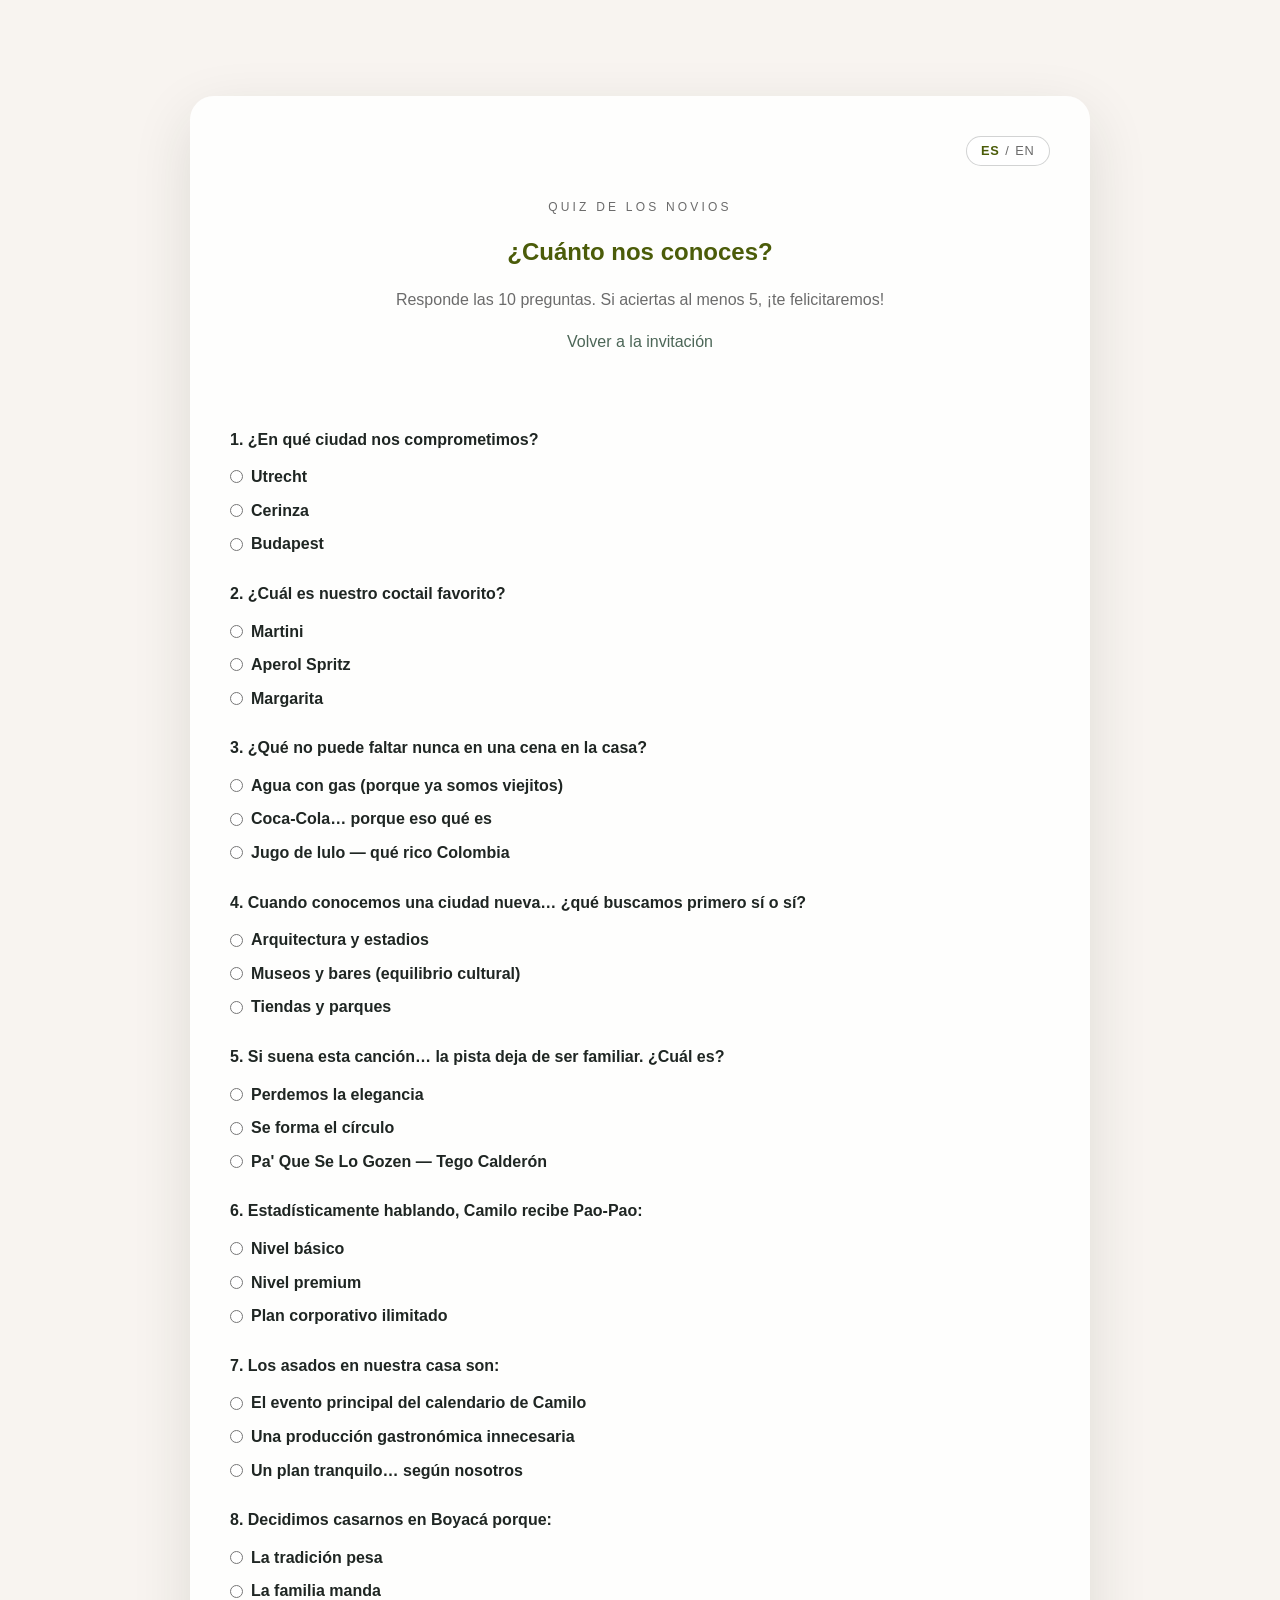
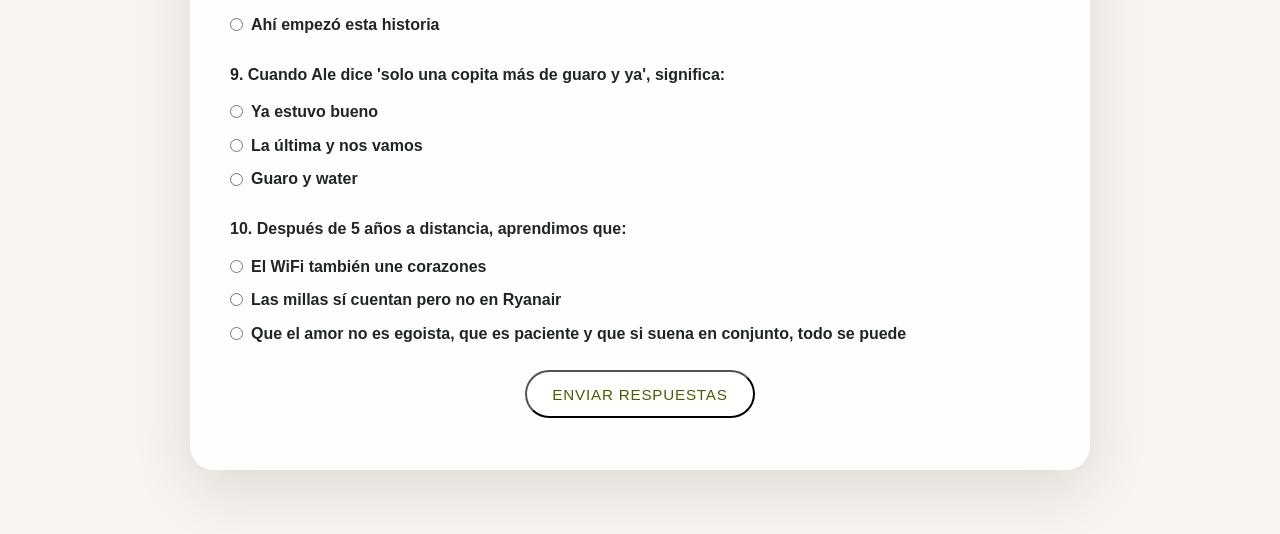
<file: quiz.html>
<!DOCTYPE html>
<html lang="es">
  <head>
    <meta charset="UTF-8" />
    <meta name="viewport" content="width=device-width, initial-scale=1.0" />
    <title>Quiz | Alejandra & Camilo</title>
    <link rel="stylesheet" href="styles.css" />
  </head>
  <body class="quiz-page">
    <main class="quiz-wrapper">
      <section class="quiz-card">
        <div class="quiz-language">
          <button class="language-toggle" id="languageToggle" aria-label="Toggle language">
            <span class="lang-option" data-lang="es">ES</span>
            <span class="lang-divider">/</span>
            <span class="lang-option" data-lang="en">EN</span>
          </button>
        </div>
        <div class="section-heading">
          <p class="eyebrow" data-i18n="quiz_eyebrow">Quiz de los novios</p>
          <h1 data-i18n="quiz_page_title">¿Cuánto nos conoces?</h1>
          <p data-i18n="quiz_subtitle">Responde las 10 preguntas. Si aciertas al menos 5, ¡te felicitaremos!</p>
          <a class="text-link" href="index.html#hero" data-i18n="quiz_back">Volver a la invitación</a>
        </div>

        <form class="quiz-form">
          <div class="quiz-question">
            <label data-i18n="quiz_q1">1. ¿En qué ciudad nos comprometimos?</label>
            <div class="quiz-options">
              <label>
                <input type="radio" name="q1" value="cartagena" />
                <span data-i18n="quiz_q1_a1">Viena</span>
              </label>
              <label>
                <input type="radio" name="q1" value="bogota" />
                <span data-i18n="quiz_q1_a2">Praga</span>
              </label>
              <label>
                <input type="radio" name="q1" value="medellin" data-correct="true" />
                <span data-i18n="quiz_q1_a3">Budapest</span>
              </label>
            </div>
          </div>

          <div class="quiz-question">
            <label data-i18n="quiz_q2">2. ¿Cuál es nuestro coctail favorito?</label>
            <div class="quiz-options">
              <label>
                <input type="radio" name="q2" value="paseo" />
                <span data-i18n="quiz_q2_a1">Ir de compras</span>
              </label>
              <label>
                <input type="radio" name="q2" value="cafe" data-correct="true" />
                <span data-i18n="quiz_q2_a2">Café y caminata</span>
              </label>
              <label>
                <input type="radio" name="q2" value="cine" />
                <span data-i18n="quiz_q2_a3">Cine y palomitas</span>
              </label>
            </div>
          </div>

          <div class="quiz-question">
            <label data-i18n="quiz_q3">3. ¿Cuál es el postre que más compartimos?</label>
            <div class="quiz-options">
              <label>
                <input type="radio" name="q3" value="tiramisu" data-correct="true" />
                <span data-i18n="quiz_q3_a1">Tiramisú</span>
              </label>
              <label>
                <input type="radio" name="q3" value="brownie" />
                <span data-i18n="quiz_q3_a2">Brownie</span>
              </label>
              <label>
                <input type="radio" name="q3" value="helado" />
                <span data-i18n="quiz_q3_a3">Helado</span>
              </label>
            </div>
          </div>

          <div class="quiz-question">
            <label data-i18n="quiz_q4">4. ¿Cuál es nuestro destino soñado?</label>
            <div class="quiz-options">
              <label>
                <input type="radio" name="q4" value="italia" data-correct="true" />
                <span data-i18n="quiz_q4_a1">Italia</span>
              </label>
              <label>
                <input type="radio" name="q4" value="japon" />
                <span data-i18n="quiz_q4_a2">Japón</span>
              </label>
              <label>
                <input type="radio" name="q4" value="mexico" />
                <span data-i18n="quiz_q4_a3">México</span>
              </label>
            </div>
          </div>

          <div class="quiz-question">
            <label data-i18n="quiz_q5">5. ¿Qué nos gusta hacer en viajes?</label>
            <div class="quiz-options">
              <label>
                <input type="radio" name="q5" value="playa" />
                <span data-i18n="quiz_q5_a1">Solo playa</span>
              </label>
              <label>
                <input type="radio" name="q5" value="aventura" />
                <span data-i18n="quiz_q5_a2">Mezclar aventura y comida local</span>
              </label>
              <label>
                <input type="radio" name="q5" value="shopping"  data-correct="true" />
                <span data-i18n="quiz_q5_a3">Ir de compras</span>
              </label>
            </div>
          </div>

          <div class="quiz-question">
            <label data-i18n="quiz_q6">6. ¿Cuál es nuestra canción favorita?</label>
            <div class="quiz-options">
              <label>
                <input type="radio" name="q6" value="cancion1" />
                <span data-i18n="quiz_q6_a1">Canción A</span>
              </label>
              <label>
                <input type="radio" name="q6" value="cancion2"/>
                <span data-i18n="quiz_q6_a2">Canción B</span>
              </label>
              <label>
                <input type="radio" name="q6" value="cancion3"  data-correct="true"/>
                <span data-i18n="quiz_q6_a3">Canción C</span>
              </label>
            </div>
          </div>

          <div class="quiz-question">
            <label data-i18n="quiz_q7">7. ¿Cómo nos gusta celebrar los aniversarios?</label>
            <div class="quiz-options">
              <label>
                <input type="radio" name="q7" value="cena" data-correct="true" />
                <span data-i18n="quiz_q7_a1">Cena especial y brindis</span>
              </label>
              <label>
                <input type="radio" name="q7" value="fiesta" />
                <span data-i18n="quiz_q7_a2">Gran fiesta</span>
              </label>
              <label>
                <input type="radio" name="q7" value="viaje" />
                <span data-i18n="quiz_q7_a3">Escapada sorpresa</span>
              </label>
            </div>
          </div>

          <div class="quiz-question">
            <label data-i18n="quiz_q8">8. ¿Cuál es nuestro snack infaltable?</label>
            <div class="quiz-options">
              <label>
                <input type="radio" name="q8" value="chocolate" />
                <span data-i18n="quiz_q8_a1">Chocolate</span>
              </label>
              <label>
                <input type="radio" name="q8" value="papas" />
                <span data-i18n="quiz_q8_a2">Papas fritas</span>
              </label>
              <label>
                <input type="radio" name="q8" value="galletas" data-correct="true"  />
                <span data-i18n="quiz_q8_a3">Galletas</span>
              </label>
            </div>
          </div>

          <div class="quiz-question">
            <label data-i18n="quiz_q9">9. ¿Cuál es nuestra bebida favorita para brindar?</label>
            <div class="quiz-options">
              <label>
                <input type="radio" name="q9" value="vino"/>
                <span data-i18n="quiz_q9_a1">Vino espumoso</span>
              </label>
              <label>
                <input type="radio" name="q9" value="cerveza" />
                <span data-i18n="quiz_q9_a2">Cerveza</span>
              </label>
              <label>
                <input type="radio" name="q9" value="coctel"  data-correct="true"  />
                <span data-i18n="quiz_q9_a3">Cóctel tropical</span>
              </label>
            </div>
          </div>

          <div class="quiz-question">
            <label data-i18n="quiz_q10">10. ¿Qué no puede faltar en nuestra boda?</label>
            <div class="quiz-options">
              <label>
                <input type="radio" name="q10" value="flores" />
                <span data-i18n="quiz_q10_a1">Muchísimas flores</span>
              </label>
              <label>
                <input type="radio" name="q10" value="baile"/>
                <span data-i18n="quiz_q10_a2">Música para bailar toda la noche</span>
              </label>
              <label>
                <input type="radio" name="q10" value="fuegos"  data-correct="true" />
                <span data-i18n="quiz_q10_a3">Fuegos artificiales</span>
              </label>
            </div>
          </div>

          <div class="quiz-actions">
            <button class="primary-button" type="submit" data-i18n="quiz_submit">Enviar respuestas</button>
            <p class="quiz-result" aria-live="polite"></p>
          </div>
        </form>
      </section>
    </main>

    <script src="script.js"></script>
    <script src="quiz.js"></script>
  </body>
</html>
</file>
<file: styles.css>
:root {
  color-scheme: light;
  --white: #ffffff;
  --cream: #f8f4f0;
  --beige: #efe7df;
  --sage: #8ca595;
  --olive: #4c6657;
  --charcoal: #1f2623;
  --text: #2b2a2a;
  --muted: #6b6b6b;
  --shadow: 0 20px 60px rgba(31, 38, 35, 0.12);
  --title-color: rgba(75, 92, 9, 1);
}

* {
  box-sizing: border-box;
  margin: 0;
  padding: 0;
}

body {
  font-family: "Helvetica Neue", Arial, sans-serif;
  color: var(--text);
  background: var(--cream);
  line-height: 1.6;
  scroll-behavior: smooth;
}

h1,
h2,
h3 {
  color: var(--title-color);
}

a {
  color: inherit;
  text-decoration: none;
}

.site-header {
  position: sticky;
  top: 0;
  z-index: 1000;
  background: rgba(248, 244, 240, 0.92);
  backdrop-filter: blur(10px);
  border-bottom: 1px solid rgba(31, 38, 35, 0.08);
}

.navbar {
  display: flex;
  align-items: center;
  justify-content: space-between;
  padding: 1rem 1.5rem;
  max-width: 1080px;
  margin: 0 auto;
  gap: 1rem;
}

.logo {
  font-family:  "Bodoni MT", "Didot", "Times New Roman", serif;
  font-size: 1.2rem;
  letter-spacing: 0.12rem;
  text-transform: uppercase;
  color: rgba(75,92,9,1);
}

.nav-toggle {
  border: none;
  background: none;
  display: flex;
  flex-direction: column;
  gap: 0.35rem;
  cursor: pointer;
}

.nav-toggle span {
  width: 1.6rem;
  height: 2px;
  background: var(--charcoal);
  border-radius: 999px;
}

.nav-links {
  position: absolute;
  top: 100%;
  left: 0;
  right: 0;
  background: var(--cream);
  display: none;
  flex-direction: column;
  gap: 0.75rem;
  padding: 1rem 1.5rem 1.5rem;
  border-bottom: 1px solid rgba(31, 38, 35, 0.08);
}

.nav-links a {
  font-size: 0.95rem;
  color: var(--charcoal);
}

.nav-links.show {
  display: flex;
}

.language-toggle {
  border: 1px solid rgba(31, 38, 35, 0.2);
  background: var(--white);
  border-radius: 999px;
  padding: 0.4rem 0.9rem;
  font-size: 0.8rem;
  letter-spacing: 0.05rem;
  cursor: pointer;
  display: inline-flex;
  align-items: center;
  gap: 0.35rem;
  color: var(--muted);
}

.language-toggle .lang-option.active {
  color: rgba(75,92,9,1);
  font-weight: 600;
}

.language-toggle .lang-divider {
  color: var(--muted);
}

.hero {
  min-height: 85vh;
  display: flex;
  align-items: flex-start;
  justify-content: center;
  background: linear-gradient(180deg, rgba(255,255,255, 0.9), rgba(255,255,255, 0.3)),
    url("fotos/foto_inicio.jpeg") center / cover no-repeat;
  padding: 6rem 1.5rem 4rem;
}

.hero-content {
  padding: 2.5rem 2rem;
  border-radius: 24px;
  text-align: center;
  max-width: 720px;
  width: 80%;
  min-height: calc(85vh - 6rem);
  padding-top: 3rem;
  display: flex;
  flex-direction: column;
  align-items: center;
  gap: 0.4rem;
  line-height: 1.2;
  background: rgba(255, 255, 255, 0.00); /* transparency here */
  backdrop-filter: none;
  -webkit-backdrop-filter: none;
}

.hero-content-inner {
  transition: transform 0.2s ease-out;
  will-change: transform;
  flex: 1;
  width: 100%;
  display: flex;
  flex-direction: column;
  align-items: center;
  justify-content: center;
  gap: 0.4rem;
}

.eyebrow {
  text-transform: uppercase;
  letter-spacing: 0.2rem;
  font-size: 0.75rem;
  color:rgba(75,92,9,1);
  margin-bottom: 2.5rem;
}

.hero h1 {
  font-family:  "Bodoni MT", "Didot", "Times New Roman", serif;
  font-size: clamp(2.6rem, 6vw, 3.6rem);
  color: var(--black);
  margin-bottom: 0.2rem;
  font-weight: 500;
  line-height: 1.05;
  font-size: 4.4rem;
}

.hero-names h1 {
  font-size: clamp(3rem, 7vw, 6rem);
  line-height: 1.05;
  letter-spacing: 0.05em;
}

.hero h1.hero-names {
  font-family: "Bodoni MT", "Didot", "Times New Roman", serif;
  font-weight: 500;
  letter-spacing: -0.065em;
  line-height: 20px;
}

@media (max-width: 600px) {
  .hero h1.hero-names {
    font-size: clamp(4.4rem, 10vw, 3.2rem);
    line-height: 0.55;
    letter-spacing: -0.04em;
  }

  .hero h1.hero-names span {
    display: block;
  }
}

.hero-ampersand {
  margin-top: 1rem; 
  font-size: 2.4rem;
  color: var(--black);
  letter-spacing: 0.15rem;
  margin-top: 1rem;
}

.hero-date {
  
  margin-top: 3.5rem; 
  display: flex;
  flex-direction: column;
  align-items: center;   /* center horizontally */
  gap: 0.25rem;          /* space between date and location */
  margin-bottom: 1rem;
  color:var(--black);
}

.hero-location {
  display: flex;
  flex-direction: column;
  color: var(--black);
  align-items: center;   /* center horizontally */
  gap: 0.25rem;          /* space between date and location */
}

.primary-button {
  display: inline-flex;
  align-items: center;
  justify-content: center;
  padding: 0.85rem 1.6rem;
  border-radius: 999px;
  background: rgba(255, 255, 255, 0.5);
  color: rgba(75, 92, 9, 1);

  font-size: 0.95rem;
  letter-spacing: 0.05rem;
  text-transform: uppercase;
  white-space: nowrap;
  backdrop-filter: blur(8px);
  -webkit-backdrop-filter: blur(8px);
}

.hero-content .primary-button {
  margin-top: auto;
  margin-bottom: 0px;
  opacity: 1;
  transform: none;
  animation: none;
}

.section {
  padding: 4rem 1.5rem;
  max-width: 1080px;
  margin: 0 auto;
}

.section-heading {
  text-align: center;
  margin-bottom: 2.5rem;
  display: grid;
  gap: 1rem;
}

.section-heading h2 {
  font-family: "Helvetica Neue", Arial, sans-serif;
  font-size: clamp(1.2rem, 4vw, 1.3rem);
  color: rgba(75, 92, 9, 1);
  text-transform: uppercase;
  font-weight: 400;
  letter-spacing: 0.12rem;
}

.section-heading p {
  max-width: 650px;
  margin: 0 auto;
  color: var(--muted);
}

.card-grid {
  display: grid;
  gap: 1.5rem;
  align-items: stretch;
}

.media-grid {
  display: grid;
  gap: 1.5rem;
  margin-top: 2.5rem;
}

.media-card {
  padding: 1rem;
  border-radius: 20px;
  box-shadow: var(--shadow);
  display: grid;
  gap: 0.75rem;
  text-align: center;
}

.venue-media {
  display: grid;
  gap: 1.5rem;
  margin-top: 2.5rem;
}

.venue-media-item {
  width: 100%;
  margin: 0;
  display: grid;
  gap: 0.75rem;
}

.venue-media-item img,
.venue-media-item iframe {
  width: 100%;
  height: min(70vh, 640px);
  border: none;
  border-radius: 0;
  display: block;
  object-fit: cover;
  object-position: center;
}

.venue-media-caption {
  color: var(--muted);
  text-align: left;
}

@media (max-width: 768px) {
  .venue-media-item img,
  .venue-media-item iframe {
    height: min(60vh, 520px);
  }
}

.media-card img {
  width: 100%;
  height: 100%;
  object-fit: cover;      /* ðŸ”¥ crops instead of stretching */
  object-position: center;
  display: block;
}
.media-card iframe {
  width: 100%;
  border-radius: 16px;
  border: none;
  min-height: 260px;
}

.media-caption {
  color: var(--muted);
  font-size: 0.95rem;
}

.card {
  padding: 1.8rem;
  border-radius: 20px;
  box-shadow: var(--shadow);
  text-align: center;
  display: flex;
  flex-direction: column;
  height: 100%;
}

.card h3 {
  font-family: "Helvetica Neue", Arial, sans-serif;
  margin-bottom: 0.5rem;
  font-size: 1.3rem;
  color: var(--charcoal);
}

.programa {
  max-width: 760px;
  margin: 0 auto;
  display: grid;
  gap: 1rem;
}

.programa-item {
  display: grid;
  grid-template-columns: 140px 1fr;
  gap: 1.5rem;
  align-items: center;
}


.programa-time {
  width: 140px;
  height: 140px;
  border-radius: 999px;
  border: 1px solid rgba(125, 132, 92, 0.65);
  position: relative;
  display: grid;
  place-content: center;
  text-align: center;
  color: rgba(75, 92, 9, 1);
}

.programa-time::before {
  content: "";
  position: absolute;
  inset: 8px;
  border-radius: 999px;
  border: 1px solid rgba(125, 132, 92, 0.35);
}

.programa-time::after {
  content: "";
  position: absolute;
  left: 50%;
  top: 100%;
  width: 1px;
  height: 1.6rem;
  background: rgba(125, 132, 92, 0.6);
  transform: translateX(-50%);
}

.transport-card {
  text-align: left;
  color: var(--muted);
  font-size: 0.95rem;
  font-family: "Helvetica Neue", Arial, sans-serif;
  background: linear-gradient(135deg, rgba(255, 255, 255, 0.98), rgba(248, 244, 240, 0.9));
  border: 1px solid rgba(31, 38, 35, 0.08);
}

.hotel-list {
  list-style: disc;
  padding-left: 1.2rem;
  margin: 0;
  display: grid;
  gap: 0.9rem;
}

.hotel-details h4 {
  font-size: 2.5rem;
  font-family: "Bodoni Moda", "Bodoni MT", "Didot", "Times New Roman", serif;
  color: rgba(75, 92, 9, 1);
  letter-spacing: -0.08em;
  font-weight: 500;
  margin: 0 0 -0.15rem 0;
}

.hotel-details p {
  margin: -0.8rem 0 -0.6rem;
  color: var(--muted);
  font-family: "Helvetica Neue", Arial, sans-serif;
}

.hotel-details .text-link {
  font-family: "Helvetica Neue", Arial, sans-serif;
  font-weight: 700;
  font-size: 0.8rem;
}

.programa-item:last-child .programa-time::after {
  display: none;
}

.programa-hour {
  font-size: 2rem;
  font-weight: 500;
  letter-spacing: 0.02rem;
  color: #000000;
}

.programa-period {
  font-size: 0.8rem;
  letter-spacing: 0.2rem;
  color: #000000;
}

.programa-details h3 {
  margin: 0 0 0.3rem;
  font-family: "Bodoni Moda", "Bodoni MT", "Didot", "Times New Roman", serif;
  font-size: 3rem;
  letter-spacing: -0.08em;
  line-height: 0.95;
  font-weight: 400;
  color: rgba(75, 92, 9, 1);
}

.programa-details p {
  margin: 0.2rem 0 0;
  color: var(--muted);
  font-size: 1rem;
}

@media (max-width: 700px) {
  .programa-item {
    grid-template-columns: 100px 1fr;
    text-align: left;
    justify-items: start;
    gap: 1rem;
  }

  .programa-time {
    width: 100px;
    height: 100px;
  }

  .programa-hour {
    font-size: 1.4rem;
  }

  .programa-period {
    font-size: 0.65rem;
  }
}



.hotels-card {
  text-align: left;
  font-family: "Bodoni Moda", "Bodoni MT", "Didot", "Times New Roman", serif;
  background: linear-gradient(135deg, rgba(255, 255, 255, 0.98), rgba(248, 244, 240, 0.9));
  border: 1px solid rgba(31, 38, 35, 0.08);
}

.hotels-header {
  display: grid;
  gap: 0.35rem;
  margin-bottom: 1rem;
}

.hotels-subtitle {
  color: var(--muted);
  font-size: 0.95rem;
  font-family: "Helvetica Neue", Arial, sans-serif;
}


.hotel-meta {
  font-size: 0.9rem;
  color: var(--muted);
}

.hotel-action {
  font-size: 0.75rem;
  letter-spacing: 0.12rem;
  text-transform: uppercase;
  color: var(--olive);
  border: 1px solid rgba(76, 102, 87, 0.35);
  padding: 0.35rem 0.75rem;
  border-radius: 999px;
  background: var(--white);
}

@media (max-width: 600px) {
  .hotel-item {
    flex-direction: column;
    align-items: flex-start;
  }
}

.countdown {
  --circle-size: clamp(90px, 16vw, 140px);
  --overlap: calc(var(--circle-size) * 0.875);
  --ring-color: rgba(125, 132, 92, 0.65);
  --ring-inner: rgba(125, 132, 92, 0.35);
  display: flex;
  align-items: center;
  justify-content: center;
  flex-wrap: nowrap;
  max-width: 720px;
  margin: 0 auto;
  transition: --overlap 0.9s ease;
}

.countdown-item {
  background: transparent;
  border-radius: 999px;
  border: 1px solid var(--ring-color);
  width: var(--circle-size);
  aspect-ratio: 1 / 1;
  height: auto;
  padding: 0;
  text-align: center;
  box-shadow: none;
  display: grid;
  place-content: center;
  gap: 0.15rem;
  position: relative;
}

.countdown-item::before {
  content: "";
  position: absolute;
  inset: 8px;
  border-radius: 999px;
  border: 1px solid var(--ring-inner);
}

.countdown-item + .countdown-item {
  margin-left: calc(-1 * var(--overlap));
  transition: margin-left 0.9s ease;
}

.countdown-item:nth-child(1) {
  z-index: 4;
}

.countdown-item:nth-child(2) {
  z-index: 3;
}

.countdown-item:nth-child(3) {
  z-index: 2;
}

.countdown-item:nth-child(4) {
  z-index: 1;
}

.countdown.is-aligned {
  --overlap: -2px;
}

.countdown-value {
  font-size: clamp(1.2rem, 4.2vw, 2.2rem);
  color: var(--charcoal);
  font-weight: 500;
}

.countdown-label {
  color: var(--muted);
  font-size: clamp(0.55rem, 1.6vw, 0.75rem);
  text-transform: uppercase;
  letter-spacing: 0.12rem;
}

@media (max-width: 600px) {
  .countdown {
    --overlap: calc(var(--circle-size) * 0.82);
  }
}

.card iframe {
  width: 100%;
  border: none;
  border-radius: 16px;
  min-height: 300px;
  height: 100%;
  margin-top: 1rem;
  flex: 1;
}

.kepler-frame {
  min-height: 360px;
  height: 60vh;
}

.text-link {
  font-weight: 500;
  color: var(--olive);
}

.calendar-link {
  display: inline-flex;
  align-items: center;
  gap: 0.5rem;
  padding: 0.5rem 0.9rem;
  border-radius: 999px;
  border: 1px solid rgba(75, 92, 9, 0.25);
  background: rgba(255, 255, 255, 0.6);
  backdrop-filter: blur(6px);
  -webkit-backdrop-filter: blur(6px);
}

.calendar-icon svg {
  width: 20px;
  height: 20px;
  stroke: rgba(75, 92, 9, 1);
  fill: none;
  stroke-width: 1.6;
}

.rsvp-block {
  margin: 0 auto;
  max-width: 640px;
  padding: 2rem 1.75rem;
  border-radius: 24px;
  border: 1px solid rgba(75, 92, 9, 0.12);
  background: rgba(255, 255, 255, 0.65);
  box-shadow: 0 24px 50px rgba(0, 0, 0, 0.06);
  text-align: center;
  backdrop-filter: blur(8px);
  -webkit-backdrop-filter: blur(8px);
  transition: padding 0.25s ease, box-shadow 0.25s ease, border-color 0.25s ease;
}

.rsvp-block.is-compact {
  padding-top: 1.8rem;
  padding-bottom: 1.6rem;
}

.rsvp-block.is-expanded {
  border-color: rgba(75, 92, 9, 0.2);
  box-shadow: 0 26px 55px rgba(0, 0, 0, 0.08);
}

.rsvp-block p {
  margin-top: 0.35rem;
  color: var(--muted);
}

.rsvp-actions {
  margin-top: 1.4rem;
  display: flex;
  flex-direction: column;
  align-items: center;
  gap: 0.75rem;
  max-height: 260px;
  opacity: 1;
  transform: translateY(0);
  overflow: hidden;
  transition: max-height 0.35s ease, opacity 0.25s ease, transform 0.35s ease, margin-top 0.35s ease;
}

.rsvp-actions.is-collapsed {
  max-height: 0;
  opacity: 0;
  transform: translateY(-10px);
  margin-top: 0;
  pointer-events: none;
}

.rsvp-form {
  margin-top: 1rem;
  display: grid;
  gap: 0.9rem;
  text-align: left;
}

.rsvp-row {
  display: grid;
  gap: 0.35rem;
}

.rsvp-row label {
  font-size: 0.85rem;
  color: var(--charcoal);
}

.rsvp-inline {
  display: grid;
  gap: 0.65rem;
}

.rsvp-form input,
.rsvp-form select,
.rsvp-form textarea {
  width: 100%;
  border: 1px solid rgba(75, 92, 9, 0.24);
  border-radius: 10px;
  padding: 0.65rem 0.8rem;
  background: rgba(255, 255, 255, 0.86);
  font: inherit;
  color: var(--text);
}

.rsvp-form textarea {
  resize: vertical;
}

.rsvp-status {
  min-height: 1.2rem;
  font-size: 0.85rem;
  margin-top: 0.2rem;
}

.rsvp-status[data-state="success"] {
  color: #2e7d32;
}

.rsvp-status[data-state="error"] {
  color: #a13131;
}

.rsvp-status[data-state="loading"] {
  color: var(--muted);
}

.rsvp-details {
  display: grid;
  gap: 0.85rem;
  padding: 0.9rem;
  border: 1px solid rgba(75, 92, 9, 0.2);
  border-radius: 12px;
  background: rgba(255, 255, 255, 0.5);
  max-height: 560px;
  opacity: 1;
  transform: translateY(0);
  overflow: hidden;
  transition: max-height 0.35s ease, opacity 0.25s ease, transform 0.35s ease, padding 0.3s ease, margin 0.3s ease;
}

.rsvp-details.is-collapsed {
  max-height: 0;
  opacity: 0;
  transform: translateY(-10px);
  padding-top: 0;
  padding-bottom: 0;
  margin: 0;
  border-width: 0;
  pointer-events: none;
}

.rsvp-found-name {
  margin: 0;
  font-size: 0.9rem;
  color: var(--charcoal);
}

.rsvp-attendees-title {
  margin: 0;
  font-size: 0.9rem;
  color: var(--charcoal);
}

.rsvp-attendees-hint {
  margin: 0;
  font-size: 0.82rem;
  color: var(--muted);
}

.rsvp-attendees-list {
  display: grid;
  gap: 0.45rem;
}

.rsvp-attendee-option {
  display: flex;
  align-items: center;
  gap: 0.45rem;
  padding: 0.55rem 0.7rem;
  border: 1px solid rgba(75, 92, 9, 0.2);
  border-radius: 12px;
  background: rgba(255, 255, 255, 0.8);
  font-size: 0.92rem;
  color: var(--charcoal);
  cursor: pointer;
  transition: border-color 0.2s ease, background-color 0.2s ease, box-shadow 0.2s ease;
}

.rsvp-attendee-option:hover {
  border-color: rgba(75, 92, 9, 0.36);
  background: rgba(255, 255, 255, 0.95);
  box-shadow: 0 8px 18px rgba(31, 38, 35, 0.08);
}

.rsvp-attendee-option input {
  appearance: none;
  -webkit-appearance: none;
  width: 1.1rem;
  height: 1.1rem;
  margin: 0;
  border: 1.5px solid rgba(75, 92, 9, 0.45);
  border-radius: 6px;
  background: #fff;
  display: grid;
  place-content: center;
  cursor: pointer;
  transition: border-color 0.2s ease, background-color 0.2s ease, transform 0.15s ease;
}

.rsvp-attendee-option input::after {
  content: "";
  width: 0.58rem;
  height: 0.58rem;
  border-radius: 3px;
  transform: scale(0);
  transition: transform 0.15s ease;
  background: rgba(75, 92, 9, 1);
}

.rsvp-attendee-option input:checked {
  border-color: rgba(75, 92, 9, 1);
  background: rgba(240, 246, 238, 1);
}

.rsvp-attendee-option input:checked::after {
  transform: scale(1);
}

.rsvp-attendee-option:has(input:checked) {
  border-color: rgba(75, 92, 9, 0.45);
  background: rgba(242, 248, 239, 1);
}

.rsvp-attendee-option input:focus-visible {
  outline: none;
  box-shadow: 0 0 0 3px rgba(75, 92, 9, 0.2);
}

.rsvp-button {
  padding: 0.6rem 1.6rem;
  min-height: 0;
  font-size: 0.75rem;
  letter-spacing: 0.18em;
  text-transform: uppercase;
  border: 1px solid rgba(75, 92, 9, 0.35);
  background: rgba(255, 255, 255, 0.7);
  color: rgba(75, 92, 9, 1);
  box-shadow: none;
}

.rsvp-calendar {
  border-color: rgba(75, 92, 9, 0.2);
  background: transparent;
}

@media (min-width: 720px) {
  .rsvp-actions {
    flex-direction: row;
    justify-content: center;
  }

  .rsvp-inline {
    grid-template-columns: 1fr auto;
    align-items: end;
  }
}


.map-links {
  display: flex;
  gap: 1rem;
  margin-top: 0.75rem;
  flex-wrap: wrap;
}

.accordion {
  max-width: 720px;
  margin: 0 auto;
  display: grid;
  gap: 0.75rem;
}

.accordion-item {
  display: flex;
  justify-content: space-between;
  align-items: center;
  width: 100%;
  background: var(--white);
  border: none;
  padding: 1rem 1.5rem;
  border-radius: 16px;
  font-size: 1rem;
  font-family: inherit;
  cursor: pointer;
  box-shadow: var(--shadow);
}

.accordion-panel {
  background: var(--white);
  padding: 0 1.5rem 1rem;
  border-radius: 0 0 16px 16px;
  display: none;
  margin-top: -0.75rem;
  box-shadow: var(--shadow);
  font-family: inherit;
}

.accordion-panel.open {
  display: block;
}

.accordion-icon {
  font-size: 1.3rem;
  color: var(--sage);
}

.info-section {
  padding: 5rem 6vw;
}

.rolo-accordion .accordion-item {
  background: rgba(255, 255, 255, 0.8);
  border: 1px solid rgba(75, 92, 9, 0.18);
  box-shadow: none;
  transition: transform 0.2s ease, box-shadow 0.2s ease;
}

.rolo-accordion .accordion-item:hover {
  transform: translateY(-2px);
  box-shadow: 0 16px 35px rgba(0, 0, 0, 0.08);
}

.rolo-accordion .accordion-panel {
  display: block;
  max-height: 0;
  opacity: 0;
  overflow: hidden;
  padding-top: 0;
  padding-bottom: 0;
  margin-top: -0.5rem;
  transition: max-height 0.3s ease, opacity 0.3s ease, padding 0.3s ease;
}

.rolo-accordion .accordion-panel.open {
  max-height: 1600px;
  opacity: 1;
  padding-top: 0.6rem;
  padding-bottom: 1.4rem;
}

.rolo-table {
  display: grid;
  gap: 0.75rem;
}

.rolo-row {
  display: grid;
  grid-template-columns: 1.1fr 1fr 1.1fr 1.2fr;
  gap: 1rem;
  padding: 0.9rem 1rem;
  border-radius: 14px;
  background: rgba(255, 255, 255, 0.7);
  border: 1px solid rgba(75, 92, 9, 0.1);
}

.rolo-row--header {
  background: transparent;
  border: none;
  padding: 0 1rem;
  font-size: 0.75rem;
  text-transform: uppercase;
  letter-spacing: 0.22em;
  color: rgba(75, 92, 9, 0.7);
}

.rolo-row--header span {
  font-weight: 600;
}

.rolo-cell {
  display: grid;
  gap: 0.35rem;
  color: var(--text);
}

.rolo-label {
  display: none;
  font-size: 0.7rem;
  letter-spacing: 0.16em;
  text-transform: uppercase;
  color: rgba(75, 92, 9, 0.7);
}

@media (max-width: 780px) {
  .rolo-row {
    grid-template-columns: 1fr;
    gap: 0.75rem;
  }

  .rolo-row--header {
    display: none;
  }

  .rolo-label {
    display: inline-block;
  }
}

.registry-links {
  display: flex;
  flex-direction: column;
  gap: 0.75rem;
  align-items: center;
}

.registry-details {
  display: grid;
  gap: 1.5rem;
}

.registry-handle {
  font-weight: 600;
  color: var(--olive);
}

.registry-list-link {
  display: inline-flex;
  align-items: center;
  gap: 0.45rem;
  padding: 0.7rem 1rem;
  border: 1px solid rgba(76, 102, 87, 0.25);
  border-radius: 999px;
  background: rgba(140, 165, 149, 0.14);
  color: var(--olive);
  font-weight: 700;
  text-decoration: underline;
  text-underline-offset: 0.2rem;
  transition: background 180ms ease, border-color 180ms ease, transform 180ms ease;
}

.registry-list-link::after {
  content: "↗";
  font-size: 0.95rem;
}

.registry-list-link:hover,
.registry-list-link:focus-visible {
  background: rgba(140, 165, 149, 0.24);
  border-color: rgba(76, 102, 87, 0.4);
  transform: translateY(-1px);
}

.list {
  list-style: none;
  display: grid;
  gap: 0.35rem;
  color: var(--muted);
  padding: 0;
  margin: 0.75rem 0 0;
}

.quiz-page {
  background: var(--cream);
}

.quiz-wrapper {
  min-height: 100vh;
  display: grid;
  place-items: center;
  padding: 6rem 1.5rem 4rem;
}

.quiz-card {
  width: min(900px, 100%);
  background: rgba(255, 255, 255, 0.9);
  border-radius: 24px;
  padding: 2.5rem;
  box-shadow: var(--shadow);
  display: grid;
  gap: 2rem;
}

.quiz-language {
  display: flex;
  justify-content: flex-end;
}

.quiz-form {
  display: grid;
  gap: 1.5rem;
}

.quiz-question {
  display: grid;
  gap: 0.75rem;
}

.quiz-question label {
  font-weight: 600;
  color: var(--charcoal);
}

.quiz-options {
  display: grid;
  gap: 0.5rem;
  color: var(--muted);
}

.quiz-options label {
  display: flex;
  gap: 0.5rem;
  align-items: center;
}

.quiz-actions {
  display: flex;
  flex-direction: column;
  gap: 0.75rem;
  align-items: center;
}

.quiz-result {
  font-weight: 600;
  color: var(--olive);
}

.card .list {
  text-align: left;
}

.site-footer {
  padding: 2.5rem 1.5rem;
  text-align: center;
  background: var(--beige);
  display: grid;
  gap: 0.75rem;
}

@media (min-width: 768px) {
  .nav-toggle {
    display: none;
  }

  .nav-links {
    position: static;
    display: flex;
    flex-direction: row;
    gap: 1rem;
    padding: 0;
    border: none;
    background: transparent;
  }

  .hero {
    padding-top: 7rem;
  }

  .card-grid {
    grid-template-columns: repeat(2, minmax(0, 1fr));
  }

  .media-grid,
  .registry-details {
    grid-template-columns: repeat(2, minmax(0, 1fr));
  }
}

@media (min-width: 1024px) {
  .section {
    padding: 5rem 2rem;
  }
}




.hero-content *:not(.primary-button) {
  opacity: 0;
  transform: translateY(10px);
}

.hero-content.is-animated *:not(.primary-button) {
  animation: heroFadeIn 0.6s ease forwards;
}

.hero-content.is-animated .hero-names {
  animation-delay: 0.05s;
}

.hero-content.is-animated .hero-ampersand {
  animation-delay: 0.05s;
}

.hero-content.is-animated .hero-date {
  animation-delay: 0.25s;
}

.hero-content.is-animated .eyebrow {
  animation-delay: 0.18s;
}

@keyframes heroFadeIn {
  from {
    opacity: 0;
    transform: translateY(14px);
  }
  to {
    opacity: 1;
    transform: translateY(0);
  }
}

@media (prefers-reduced-motion: reduce) {
  .hero-content-inner {
    transition: none;
    transform: none !important;
  }
  .hero-content * {
    opacity: 1;
    transform: none;
    animation: none !important;
  }
}


.full-width-photo {
  width: 100%;
  margin: 0;
}

.full-width-photo img {
  width: 100%;
  height: min(70vh, 720px);
  object-fit: cover;

}

.full-width-photo--map {
  display: grid;
  gap: 0.75rem;
}

.full-width-photo--map iframe {
  width: 100%;
  height: min(70vh, 720px);
  border: none;
  display: block;
}


.full-width-photo--map.full-width-photo--page iframe {
  height: 100%;
}




.full-width-frame {
  height: min(65vh, 720px);
  box-shadow: inset 0 0 80px rgba(0, 0, 0, 0.25);
  position: relative;
  overflow: hidden;
}

.full-width-photo--page {
  background: linear-gradient(180deg, rgba(15, 18, 16, 0.55), rgba(255, 255, 255, 0.08)),
    url("fotos/fotosilla.jpeg") center / cover no-repeat;
  background-size: cover;
  background-position: center;
  height: min(65vh, 720px);
  box-shadow: inset 0 0 80px rgba(0, 0, 0, 0.25);
}

.full-width-photo.full-width-photo--page,


.full-width-photo--map.full-width-photo--page {
  height: min(65vh, 720px);
  box-shadow: inset 0 0 80px rgba(0, 0, 0, 0.25);
  position: relative;
  overflow: hidden;
}


.full-width-photo1--page {
  background: linear-gradient(180deg, rgba(15, 18, 16, 0.55), rgba(255, 255, 255, 0.08)),
    url("fotos/lugar2.jpeg") center / cover no-repeat;
  background-size: cover;
  background-position: center;
  height: min(65vh, 720px);
  box-shadow: inset 0 0 80px rgba(0, 0, 0, 0.25);
}

.full-width-photo--map.full-width-photo--page {
  background: none;
}

.full-width-photo--page::before {
  content: "";
  position: absolute;
  inset: 0;
  background: linear-gradient(180deg, rgba(15, 18, 16, 0.35), rgba(0, 0, 0, 0.05));
  pointer-events: none;
}

.full-width-photo.full-width-photo--page::before,
.full-width-photo--map.full-width-photo--page::before {
  background: linear-gradient(180deg, rgba(15, 18, 16, 0.2), rgba(0, 0, 0, 0.02));
}

@media (max-width: 600px) {
  .entry-button img {
    content: url("fotos/sobrecel.jpeg");
    width: 100vw;
    height: 100vh;
    object-fit: contain;
    display: block;
  }

  .full-width-photo--page,
  .full-width-photo.full-width-photo--page,
  .full-width-photo--map.full-width-photo--page {
    height: 70vh;
    padding: 0;
    box-shadow: inset 0 0 60px rgba(0, 0, 0, 0.2);
    position: relative;
  }

  .full-width-photo--page:not(.full-width-photo):not(.full-width-photo--map) {
    background: url("fotos/fotosilla.jpeg") center / cover no-repeat;
  }

  .full-width-photo--page::before {
    content: "";
    display: block;
    width: 100%;
    aspect-ratio: 4 / 5;
    border-radius: 18px;
    background: url("fotos/fotosilla.jpeg") center / contain no-repeat;
    box-shadow: var(--shadow);
  }
}

.full-width-caption {
  position: absolute;
  left: 1.5rem;
  bottom: 1.5rem;
  margin: 0;
  color: #ffffff;
  font-family: "Helvetica Neue", Arial, sans-serif;
  font-size: clamp(0.8rem, 1.6vw, 1.04rem);
  letter-spacing: 0.06rem;
  text-transform: none;
}

/* Splash intro */
.splash-open {
  overflow: hidden;
}

.splash-open .site-header {
  display: none;
}

.site-main {
  opacity: 0;
  pointer-events: none;
}

.site-main.is-visible {
  opacity: 1;
  pointer-events: auto;
  transition: opacity 0.4s ease;
}

.entry-splash {
  position: fixed;
  inset: 0;
  z-index: 3000;
  background: #000;
  display: grid;
  place-items: center;
}

.entry-splash.is-hidden {
  opacity: 0;
  pointer-events: none;
  transition: opacity 0.4s ease;
}

.entry-button {
  width: 100vw;
  height: 100vh;
  border: none;
  background: transparent;
  padding: 0;
  margin: 0;
  cursor: pointer;
}

.entry-button img {
  width: 100vw;
  height: 100vh;
  object-fit: contain;
  background: var(--cream);
  display: block;
  transition: transform 0.5s ease;
}

.entry-button img.is-rotating {
  transform: rotate(-45deg) scale(1.02);
}

.entry-button:hover img {
  transform: translateY(-4px) scale(1.01);
}

@media (prefers-reduced-motion: reduce) {
  .entry-button img {
    transition: none;
  }
  .entry-button:hover img {
    transform: none;
  }
}
</file>
